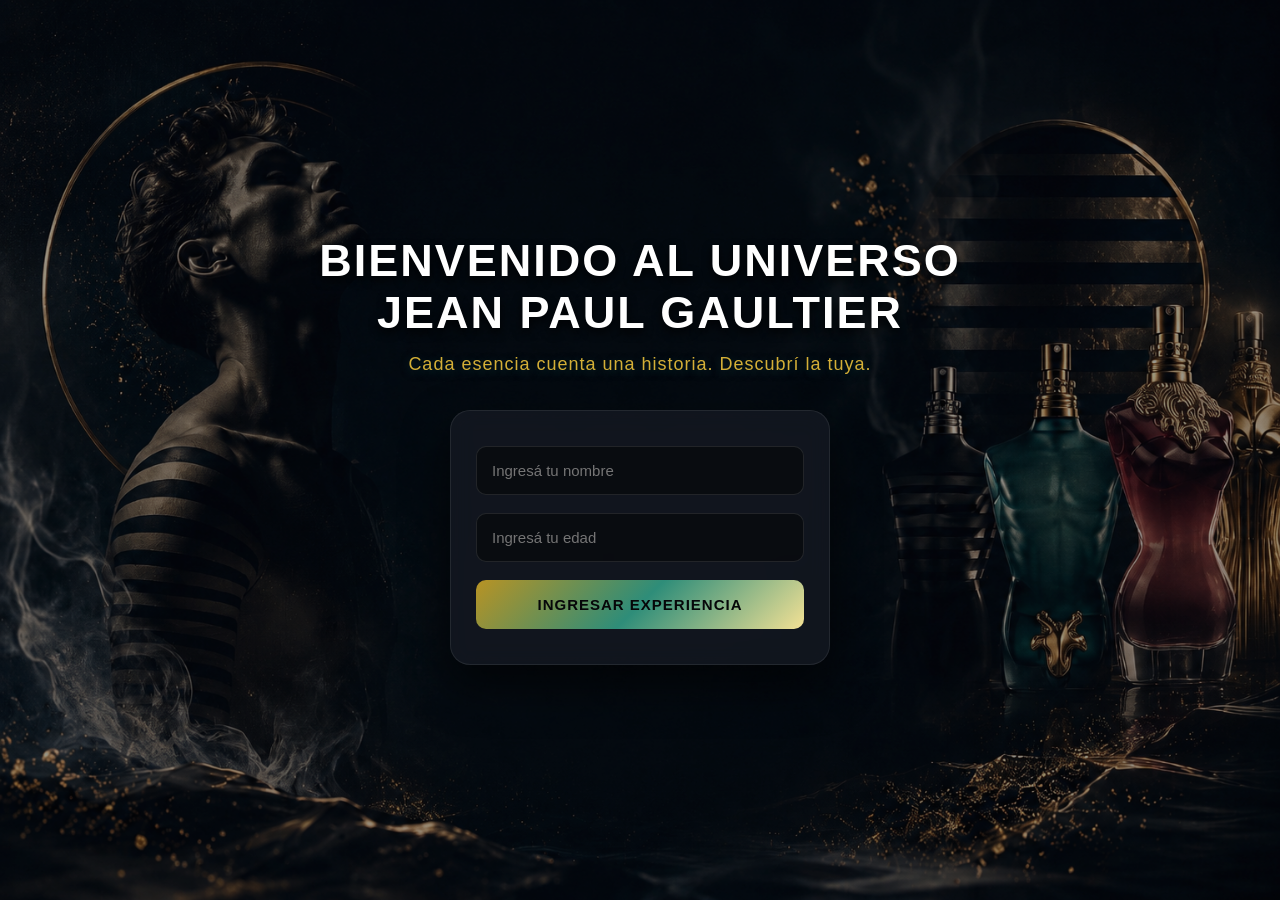
<file: PERFUMES/index.html>
<!DOCTYPE html>
<html lang="es">

<head>
    <meta charset="UTF-8">
    <meta name="viewport" content="width=device-width, initial-scale=1.0">
    <title>Jean Paul Gaultier</title>

    <link rel="stylesheet" href="estilos.css">
</head>

<body>

    <div class="contenedor-inicio">

        <div class="overlay">

            <h1>
                Bienvenido al universo <br>Jean Paul Gaultier
            </h1>

            <p class="eslogan">
                Cada esencia cuenta una historia. Descubrí la tuya.
            </p>

            <div class="formulario">

                <input type="text" id="nombre" placeholder="Ingresá tu nombre" autocomplete="off">

                <input type="number" id="edad" placeholder="Ingresá tu edad">

                <button onclick="ingresar()">
                    INGRESAR EXPERIENCIA
                </button>

            </div>

        </div>

    </div>

    <script src="codigo.js"></script>

</body>
</html>
</file>
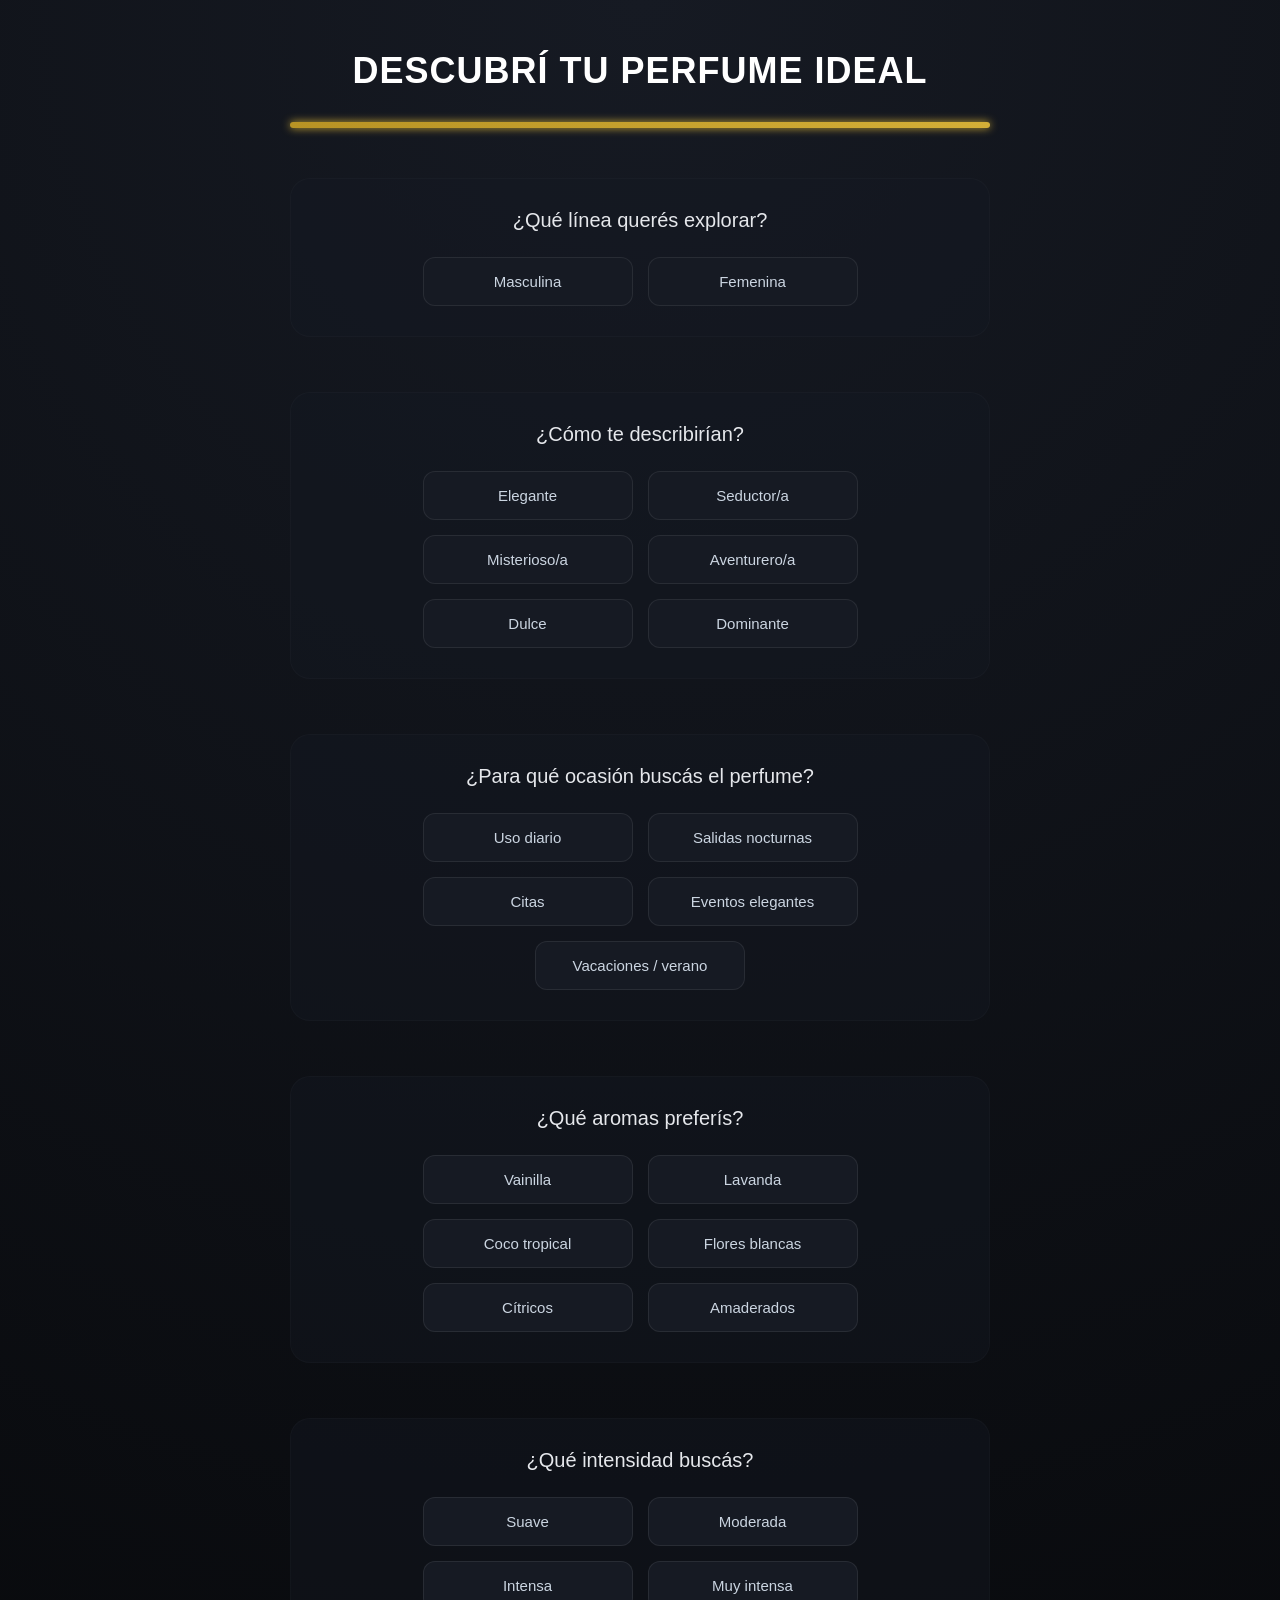
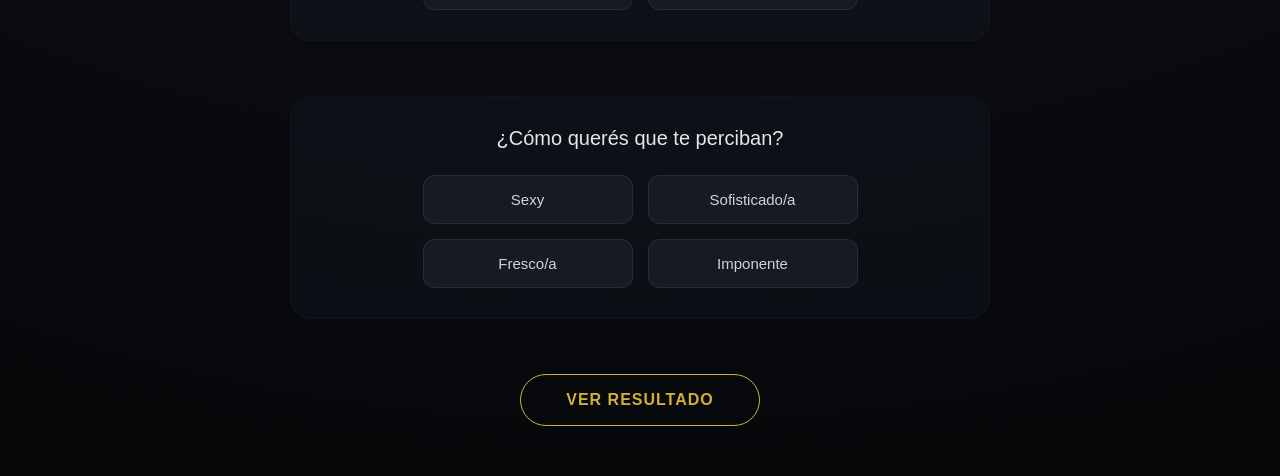
<file: PERFUMES/sistema.html>
<!DOCTYPE html>
<html lang="es">

<head>
    <meta charset="UTF-8">
    <meta name="viewport" content="width=device-width, initial-scale=1.0">
    <title>Test Jean Paul Gaultier</title>

    <link rel="stylesheet" href="estilos.css">
</head>

<body>

    <div class="contenedor-test">

        <h1 class="titulo-test">
            Descubrí tu perfume ideal
        </h1>

        <div class="barra">
            <div class="progreso"></div>
        </div>

        <div class="pregunta">
            <h2>¿Qué línea querés explorar?</h2>
            <div class="opciones">
                <button onclick="seleccionarGenero('masculino', this)">Masculina</button>
                <button onclick="seleccionarGenero('femenino', this)">Femenina</button>
            </div>
        </div>

        <div class="pregunta">
            <h2>¿Cómo te describirían?</h2>
            <div class="opciones">
                <button onclick="sumarPuntos('elegante', this)">Elegante</button>
                <button onclick="sumarPuntos('seductor', this)">Seductor/a</button>
                <button onclick="sumarPuntos('misterioso', this)">Misterioso/a</button>
                <button onclick="sumarPuntos('aventurero', this)">Aventurero/a</button>
                <button onclick="sumarPuntos('dulce', this)">Dulce</button>
                <button onclick="sumarPuntos('dominante', this)">Dominante</button>
            </div>
        </div>

        <div class="pregunta">
            <h2>¿Para qué ocasión buscás el perfume?</h2>
            <div class="opciones">
                <button onclick="sumarPuntos('diario', this)">Uso diario</button>
                <button onclick="sumarPuntos('noche', this)">Salidas nocturnas</button>
                <button onclick="sumarPuntos('citas', this)">Citas</button>
                <button onclick="sumarPuntos('elegante2', this)">Eventos elegantes</button>
                <button onclick="sumarPuntos('verano', this)">Vacaciones / verano</button>
            </div>
        </div>

        <div class="pregunta">
            <h2>¿Qué aromas preferís?</h2>
            <div class="opciones">
                <button onclick="sumarPuntos('vainilla', this)">Vainilla</button>
                <button onclick="sumarPuntos('lavanda', this)">Lavanda</button>
                <button onclick="sumarPuntos('coco', this)">Coco tropical</button>
                <button onclick="sumarPuntos('flores', this)">Flores blancas</button>
                <button onclick="sumarPuntos('citricos', this)">Cítricos</button>
                <button onclick="sumarPuntos('madera', this)">Amaderados</button>
            </div>
        </div>

        <div class="pregunta">
            <h2>¿Qué intensidad buscás?</h2>
            <div class="opciones">
                <button onclick="sumarPuntos('suave', this)">Suave</button>
                <button onclick="sumarPuntos('moderada', this)">Moderada</button>
                <button onclick="sumarPuntos('intensa', this)">Intensa</button>
                <button onclick="sumarPuntos('muyintensa', this)">Muy intensa</button>
            </div>
        </div>

        <div class="pregunta">
            <h2>¿Cómo querés que te perciban?</h2>
            <div class="opciones">
                <button onclick="sumarPuntos('sexy', this)">Sexy</button>
                <button onclick="sumarPuntos('sofisticado', this)">Sofisticado/a</button>
                <button onclick="sumarPuntos('fresco', this)">Fresco/a</button>
                <button onclick="sumarPuntos('imponente', this)">Imponente</button>
            </div>
        </div>

        <button class="boton-final" onclick="calcularResultado()">
            VER RESULTADO
        </button>

    </div>

    <script src="codigo.js"></script>

</body>
</html>
</file>
<file: PERFUMES/estilos.css>
* {
    margin: 0;
    padding: 0;
    box-sizing: border-box;
}

body {
    font-family: 'Segoe UI', Tahoma, Geneva, Verdana, sans-serif;
    background-color: #060709;
    color: white;
}

.contenedor-inicio {
    width: 100%;
    height: 100vh;
    background-image: url("imagenes/fondo.back.png"); /* Usa tu imagen de fondo */
    background-size: 100% 100%; /* Ajuste perfecto sin agrandarse de más */
    background-position: center;
    background-repeat: no-repeat;
    display: flex;
    justify-content: center;
    align-items: center;
}


.overlay {
    width: 100%;
    height: 100vh;
    background-color: rgba(6, 7, 9, 0.4);
    display: flex;
    flex-direction: column;
    justify-content: center;
    align-items: center;
    text-align: center;
    padding: 20px;
}

.overlay h1 {
    font-size: 45px;
    margin-bottom: 15px;
    text-transform: uppercase;
    font-weight: 800;
    letter-spacing: 2px;
    text-shadow: 0px 4px 10px rgba(0,0,0,0.9);
}

.eslogan {
    font-size: 18px;
    margin-bottom: 35px;
    color: #d4af37; 
    font-weight: 500;
    letter-spacing: 1px;
    text-shadow: 0px 2px 8px rgba(10, 46, 48, 0.9);
}


.formulario {
    width: 100%;
    max-width: 380px;
    background: rgba(22, 26, 35, 0.75);
    padding: 35px 25px;
    border-radius: 20px;
    border: 1px solid rgba(255, 255, 255, 0.08);
    backdrop-filter: blur(12px);
    box-shadow: 0 20px 45px rgba(0, 0, 0, 0.6);
    display: flex;
    flex-direction: column;
    gap: 18px;
}

.formulario input {
    padding: 15px;
    border: 1px solid rgba(255, 255, 255, 0.1);
    border-radius: 10px;
    font-size: 15px;
    background-color: rgba(6, 7, 9, 0.6);
    color: white;
    transition: 0.3s;
}

.formulario input:focus {
    outline: none;
    border-color: #caa93c;
    box-shadow: 0 0 10px rgba(212, 175, 55, 0.3);
}

.formulario button {
    padding: 16px;
    border: none;
    border-radius: 10px;
    background: linear-gradient(135deg, #b89324 0%, #2e8d79 50%, #f3e195 100%);
    color: #060709;
    font-size: 15px;
    font-weight: bold;
    letter-spacing: 1px;
    cursor: pointer;
    transition: 0.3s;
}

.formulario button:hover {
    transform: translateY(-2px);
    box-shadow: 0 6px 20px rgba(212, 175, 55, 0.5);
}


.contenedor-test {
    width: 100%;
    min-height: 100vh;
    background: radial-gradient(circle at top, #161a23 0%, #060709 100%);
    padding: 50px 20px;
}

.titulo-test {
    text-align: center;
    margin-bottom: 30px;
    font-size: 36px;
    text-transform: uppercase;
    letter-spacing: 1px;
    color: #ffffff;
}

.barra {
    width: 100%;
    max-width: 700px;
    height: 6px;
    background-color: rgba(255,255,255,0.08);
    border-radius: 20px;
    margin: 0 auto 50px auto;
}

.progreso {
    height: 100%;
    background: linear-gradient(90deg, #b89324, #d4af37);
    border-radius: 20px;
    box-shadow: 0 0 8px #d4af37;
    transition: 0.4s ease;
}

.pregunta {
    max-width: 700px;
    margin: 0 auto 55px auto;
    text-align: center;
    background: rgba(22, 26, 35, 0.4);
    padding: 30px 20px;
    border-radius: 20px;
    border: 1px solid rgba(255, 255, 255, 0.02);
}

.pregunta h2 {
    margin-bottom: 25px;
    font-size: 20px;
    font-weight: 500;
    color: #e5e7eb;
}

.opciones {
    display: flex;
    justify-content: center;
    flex-wrap: wrap;
    gap: 15px;
}

.opciones button {
    width: 210px;
    padding: 15px;
    border: 1px solid rgba(255, 255, 255, 0.08);
    border-radius: 12px;
    background-color: #161a23;
    color: #cbd5e1;
    font-size: 15px;
    cursor: pointer;
    transition: 0.25s;
}

.opciones button:hover {
    background-color: rgba(212, 175, 55, 0.08);
    border-color: #d4af37;
    color: #d4af37;
    transform: translateY(-2px);
}

.boton-final {
    display: block;
    margin: auto;
    padding: 16px 45px;
    border: 1px solid #d4af37;
    border-radius: 50px;
    background-color: transparent;
    color: #d4af37;
    font-size: 16px;
    font-weight: bold;
    letter-spacing: 1px;
    cursor: pointer;
    transition: 0.3s;
}

.boton-final:hover {
    background-color: #d4af37;
    color: #060709;
    box-shadow: 0 8px 25px rgba(212, 175, 55, 0.3);
}


.resultado-container {
    width: 100%;
    height: 100vh;
    background-image: url("imagenes/fondo.back.png"); 
    background-size: 100% 100%;
    background-position: center;
    background-repeat: no-repeat;
    display: flex;
    justify-content: center;
    align-items: center;
}

.resultado-overlay {
    width: 100%;
    height: 100vh;
    background-color: rgba(6, 7, 9, 0.82);
    display: flex;
    flex-direction: column;
    justify-content: center;
    align-items: center;
    text-align: center;
    padding: 20px;
}

.titulo-resultado {
    font-size: 15px;
    text-transform: uppercase;
    letter-spacing: 3px;
    color: #9ca3af;
    margin-bottom: 5px;
}

#perfumeResultado {
    font-size: 42px;
    color: #d4af37;
    margin-bottom: 25px;
    text-transform: uppercase;
    font-weight: 700;
}

#imagenPerfume {
    width: 100%;
    max-width: 230px;
    height: 250px;
    object-fit: contain;
    margin-bottom: 25px;
    filter: drop-shadow(0px 10px 20px rgba(0,0,0,0.8));
    animation: flotarPerfume 4s ease-in-out infinite; 
}

#descripcionPerfume {
    width: 100%;
    max-width: 600px;
    font-size: 16px;
    line-height: 1.6;
    margin-bottom: 35px;
    color: #e5e7eb;
}

.resultado-overlay button {
    padding: 15px 35px;
    border: none;
    border-radius: 10px;
    background-color: white;
    color: #060709;
    font-size: 15px;
    font-weight: bold;
    cursor: pointer;
    transition: 0.3s;
}

.resultado-overlay button:hover {
    background-color: #d4af37;
    box-shadow: 0 6px 20px rgba(212, 175, 55, 0.4);
}


@keyframes flotarPerfume {
    0% { transform: translateY(0px); }
    50% { transform: translateY(-10px); }
    100% { transform: translateY(0px); }
}
</file>
